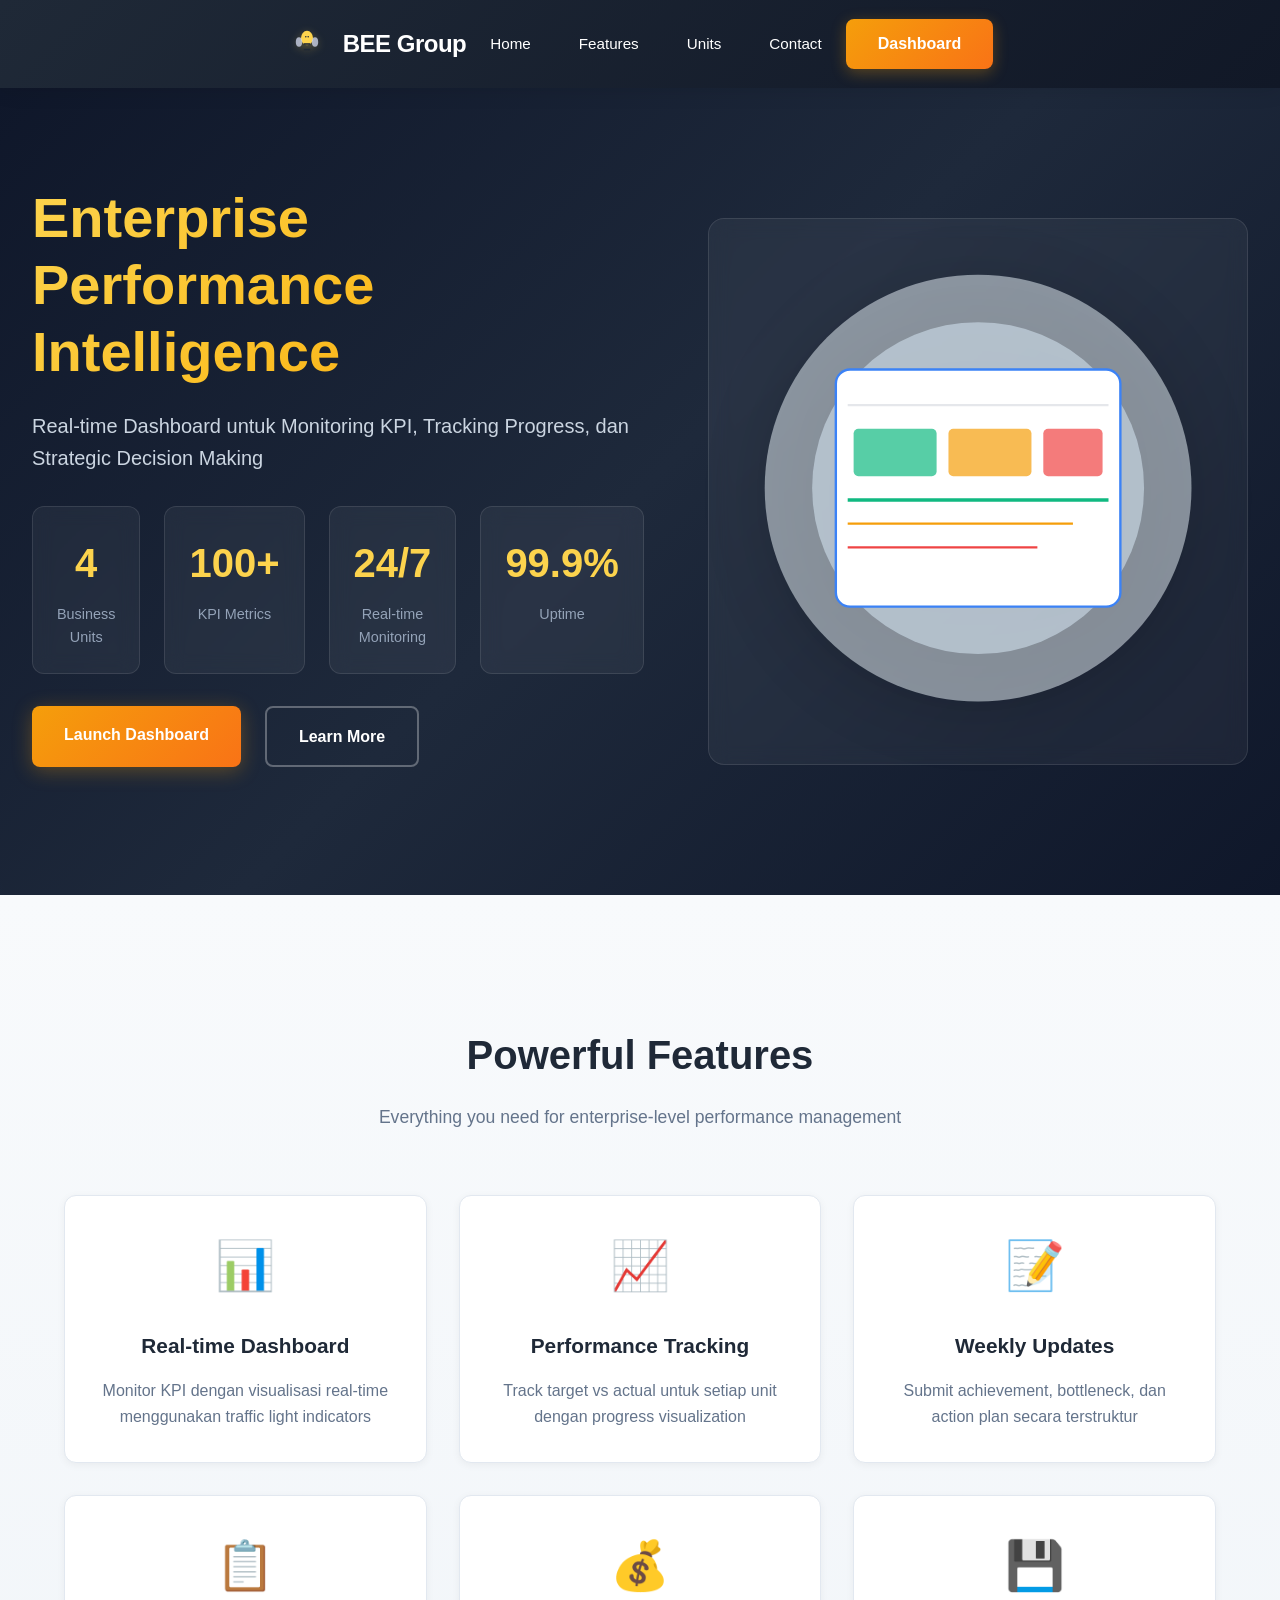
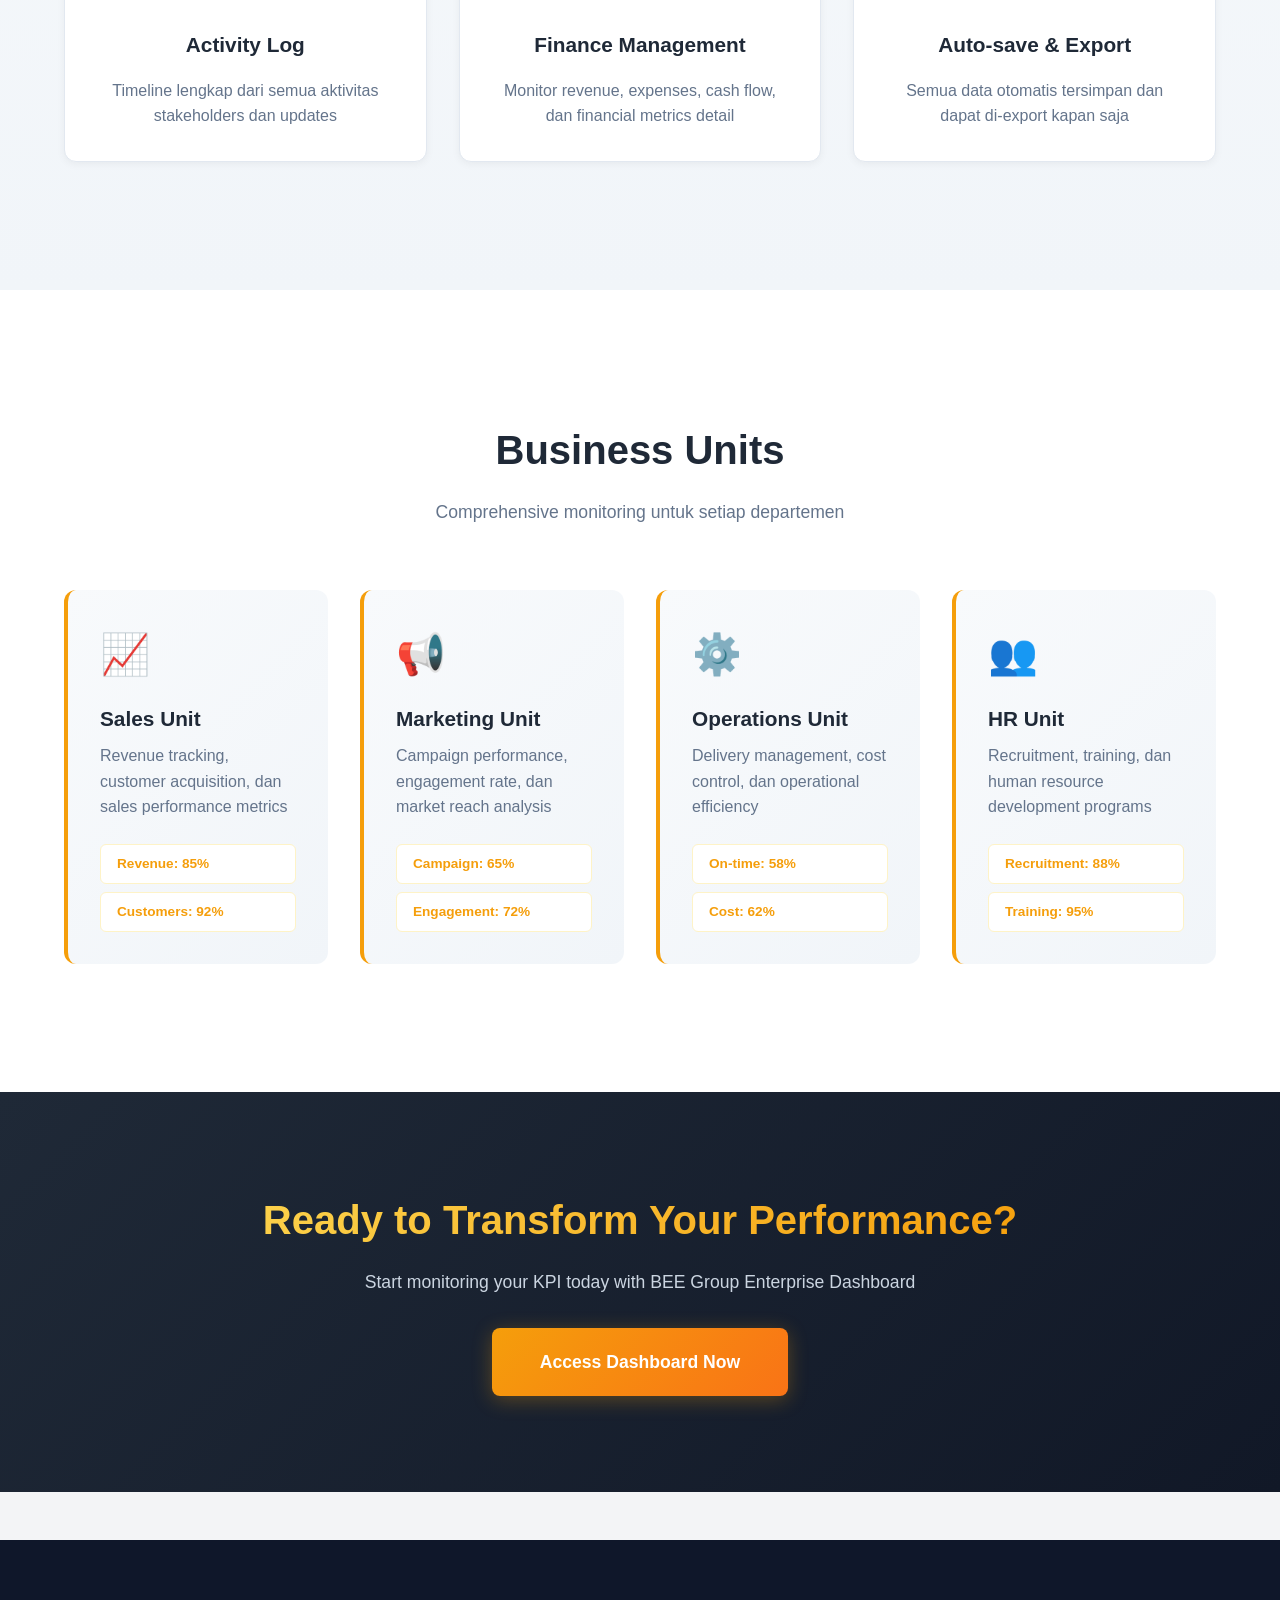
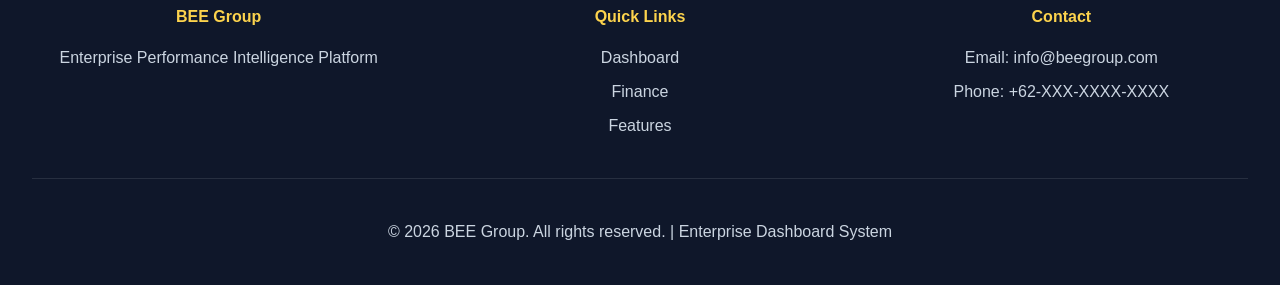
<file: index.html>
<!DOCTYPE html>
<html lang="id">
<head>
    <meta charset="UTF-8">
    <meta name="viewport" content="width=device-width, initial-scale=1.0">
    <title>BEE Group - Enterprise Dashboard</title>
    <link rel="stylesheet" href="styles.css">
    <link rel="stylesheet" href="landing.css">
</head>
<body>
    <!-- Navigation Bar -->
    <nav class="navbar">
        <div class="navbar-container">
            <div class="navbar-logo">
                <svg class="logo-icon" viewBox="0 0 100 100" xmlns="http://www.w3.org/2000/svg">
                    <!-- Lebah Logo -->
                    <ellipse cx="50" cy="35" rx="15" ry="18" fill="#FCD34D"/>
                    <circle cx="50" cy="55" rx="12" ry="14" fill="#FCD34D"/>
                    <circle cx="50" cy="72" rx="10" ry="12" fill="#FCD34D"/>
                    
                    <!-- Stripe -->
                    <rect x="42" y="48" width="16" height="4" fill="#1F2937"/>
                    <rect x="42" y="62" width="16" height="4" fill="#1F2937"/>
                    
                    <!-- Wings -->
                    <ellipse cx="30" cy="45" rx="8" ry="12" fill="#E0E7FF" opacity="0.7"/>
                    <ellipse cx="70" cy="45" rx="8" ry="12" fill="#E0E7FF" opacity="0.7"/>
                    
                    <!-- Eyes -->
                    <circle cx="47" cy="32" r="2" fill="#1F2937"/>
                    <circle cx="53" cy="32" r="2" fill="#1F2937"/>
                </svg>
                <span>BEE Group</span>
            </div>
            <ul class="navbar-menu">
                <li><a href="#hero" class="nav-link">Home</a></li>
                <li><a href="#features" class="nav-link">Features</a></li>
                <li><a href="#units" class="nav-link">Units</a></li>
                <li><a href="#contact" class="nav-link">Contact</a></li>
            </ul>
            <a href="bee-group-workflow.html" class="navbar-btn">Dashboard</a>
        </div>
    </nav>

    <!-- Hero Section -->
    <section class="hero" id="hero">
        <div class="hero-content">
            <h1 class="hero-title">Enterprise Performance Intelligence</h1>
            <p class="hero-subtitle">Real-time Dashboard untuk Monitoring KPI, Tracking Progress, dan Strategic Decision Making</p>
            <div class="hero-stats">
                <div class="stat-card">
                    <h3>4</h3>
                    <p>Business Units</p>
                </div>
                <div class="stat-card">
                    <h3>100+</h3>
                    <p>KPI Metrics</p>
                </div>
                <div class="stat-card">
                    <h3>24/7</h3>
                    <p>Real-time Monitoring</p>
                </div>
                <div class="stat-card">
                    <h3>99.9%</h3>
                    <p>Uptime</p>
                </div>
            </div>
            <div class="hero-buttons">
                <a href="bee-group-workflow.html" class="btn btn-primary">Launch Dashboard</a>
                <a href="#features" class="btn btn-secondary">Learn More</a>
            </div>
        </div>
        <div class="hero-visual">
            <div class="hero-graphic">
                <svg viewBox="0 0 400 400" xmlns="http://www.w3.org/2000/svg">
                    <!-- Background circles -->
                    <circle cx="200" cy="200" r="180" fill="#F0F9FF" opacity="0.5"/>
                    <circle cx="200" cy="200" r="140" fill="#E0F2FE" opacity="0.5"/>
                    
                    <!-- Dashboard representation -->
                    <rect x="80" y="100" width="240" height="200" rx="12" fill="white" stroke="#3B82F6" stroke-width="2"/>
                    <line x1="90" y1="130" x2="310" y2="130" stroke="#E5E7EB" stroke-width="2"/>
                    <rect x="95" y="150" width="70" height="40" rx="4" fill="#10B981" opacity="0.7"/>
                    <rect x="175" y="150" width="70" height="40" rx="4" fill="#F59E0B" opacity="0.7"/>
                    <rect x="255" y="150" width="50" height="40" rx="4" fill="#EF4444" opacity="0.7"/>
                    <line x1="90" y1="210" x2="310" y2="210" stroke="#10B981" stroke-width="3"/>
                    <line x1="90" y1="230" x2="280" y2="230" stroke="#F59E0B" stroke-width="2"/>
                    <line x1="90" y1="250" x2="250" y2="250" stroke="#EF4444" stroke-width="2"/>
                </svg>
            </div>
        </div>
    </section>

    <!-- Features Section -->
    <section class="features" id="features">
        <div class="container">
            <div class="section-header">
                <h2>Powerful Features</h2>
                <p>Everything you need for enterprise-level performance management</p>
            </div>
            <div class="features-grid">
                <div class="feature-card">
                    <div class="feature-icon">📊</div>
                    <h3>Real-time Dashboard</h3>
                    <p>Monitor KPI dengan visualisasi real-time menggunakan traffic light indicators</p>
                </div>
                <div class="feature-card">
                    <div class="feature-icon">📈</div>
                    <h3>Performance Tracking</h3>
                    <p>Track target vs actual untuk setiap unit dengan progress visualization</p>
                </div>
                <div class="feature-card">
                    <div class="feature-icon">📝</div>
                    <h3>Weekly Updates</h3>
                    <p>Submit achievement, bottleneck, dan action plan secara terstruktur</p>
                </div>
                <div class="feature-card">
                    <div class="feature-icon">📋</div>
                    <h3>Activity Log</h3>
                    <p>Timeline lengkap dari semua aktivitas stakeholders dan updates</p>
                </div>
                <div class="feature-card">
                    <div class="feature-icon">💰</div>
                    <h3>Finance Management</h3>
                    <p>Monitor revenue, expenses, cash flow, dan financial metrics detail</p>
                </div>
                <div class="feature-card">
                    <div class="feature-icon">💾</div>
                    <h3>Auto-save & Export</h3>
                    <p>Semua data otomatis tersimpan dan dapat di-export kapan saja</p>
                </div>
            </div>
        </div>
    </section>

    <!-- Units Section -->
    <section class="units" id="units">
        <div class="container">
            <div class="section-header">
                <h2>Business Units</h2>
                <p>Comprehensive monitoring untuk setiap departemen</p>
            </div>
            <div class="units-grid">
                <div class="unit-showcase">
                    <div class="unit-icon sales">📈</div>
                    <h3>Sales Unit</h3>
                    <p>Revenue tracking, customer acquisition, dan sales performance metrics</p>
                    <div class="unit-stats">
                        <span class="stat">Revenue: 85%</span>
                        <span class="stat">Customers: 92%</span>
                    </div>
                </div>
                <div class="unit-showcase">
                    <div class="unit-icon marketing">📢</div>
                    <h3>Marketing Unit</h3>
                    <p>Campaign performance, engagement rate, dan market reach analysis</p>
                    <div class="unit-stats">
                        <span class="stat">Campaign: 65%</span>
                        <span class="stat">Engagement: 72%</span>
                    </div>
                </div>
                <div class="unit-showcase">
                    <div class="unit-icon operations">⚙️</div>
                    <h3>Operations Unit</h3>
                    <p>Delivery management, cost control, dan operational efficiency</p>
                    <div class="unit-stats">
                        <span class="stat">On-time: 58%</span>
                        <span class="stat">Cost: 62%</span>
                    </div>
                </div>
                <div class="unit-showcase">
                    <div class="unit-icon hr">👥</div>
                    <h3>HR Unit</h3>
                    <p>Recruitment, training, dan human resource development programs</p>
                    <div class="unit-stats">
                        <span class="stat">Recruitment: 88%</span>
                        <span class="stat">Training: 95%</span>
                    </div>
                </div>
            </div>
        </div>
    </section>

    <!-- CTA Section -->
    <section class="cta">
        <div class="cta-content">
            <h2>Ready to Transform Your Performance?</h2>
            <p>Start monitoring your KPI today with BEE Group Enterprise Dashboard</p>
            <a href="bee-group-workflow.html" class="btn btn-primary btn-large">Access Dashboard Now</a>
        </div>
    </section>

    <!-- Footer -->
    <footer class="footer">
        <div class="footer-content">
            <div class="footer-section">
                <h4>BEE Group</h4>
                <p>Enterprise Performance Intelligence Platform</p>
            </div>
            <div class="footer-section">
                <h4>Quick Links</h4>
                <ul>
                    <li><a href="bee-group-workflow.html">Dashboard</a></li>
                    <li><a href="bee-group-finance-page.html">Finance</a></li>
                    <li><a href="#features">Features</a></li>
                </ul>
            </div>
            <div class="footer-section">
                <h4>Contact</h4>
                <p>Email: info@beegroup.com</p>
                <p>Phone: +62-XXX-XXXX-XXXX</p>
            </div>
        </div>
        <div class="footer-bottom">
            <p>&copy; 2026 BEE Group. All rights reserved. | Enterprise Dashboard System</p>
        </div>
    </footer>

    <script>
        // Smooth scroll
        document.querySelectorAll('a[href^="#"]').forEach(anchor => {
            anchor.addEventListener('click', function (e) {
                e.preventDefault();
                const target = document.querySelector(this.getAttribute('href'));
                if (target) {
                    target.scrollIntoView({ behavior: 'smooth', block: 'start' });
                }
            });
        });

        // Navbar scroll effect
        window.addEventListener('scroll', function() {
            const navbar = document.querySelector('.navbar');
            if (window.scrollY > 50) {
                navbar.classList.add('scrolled');
            } else {
                navbar.classList.remove('scrolled');
            }
        });
    </script>
</body>
</html>
</file>
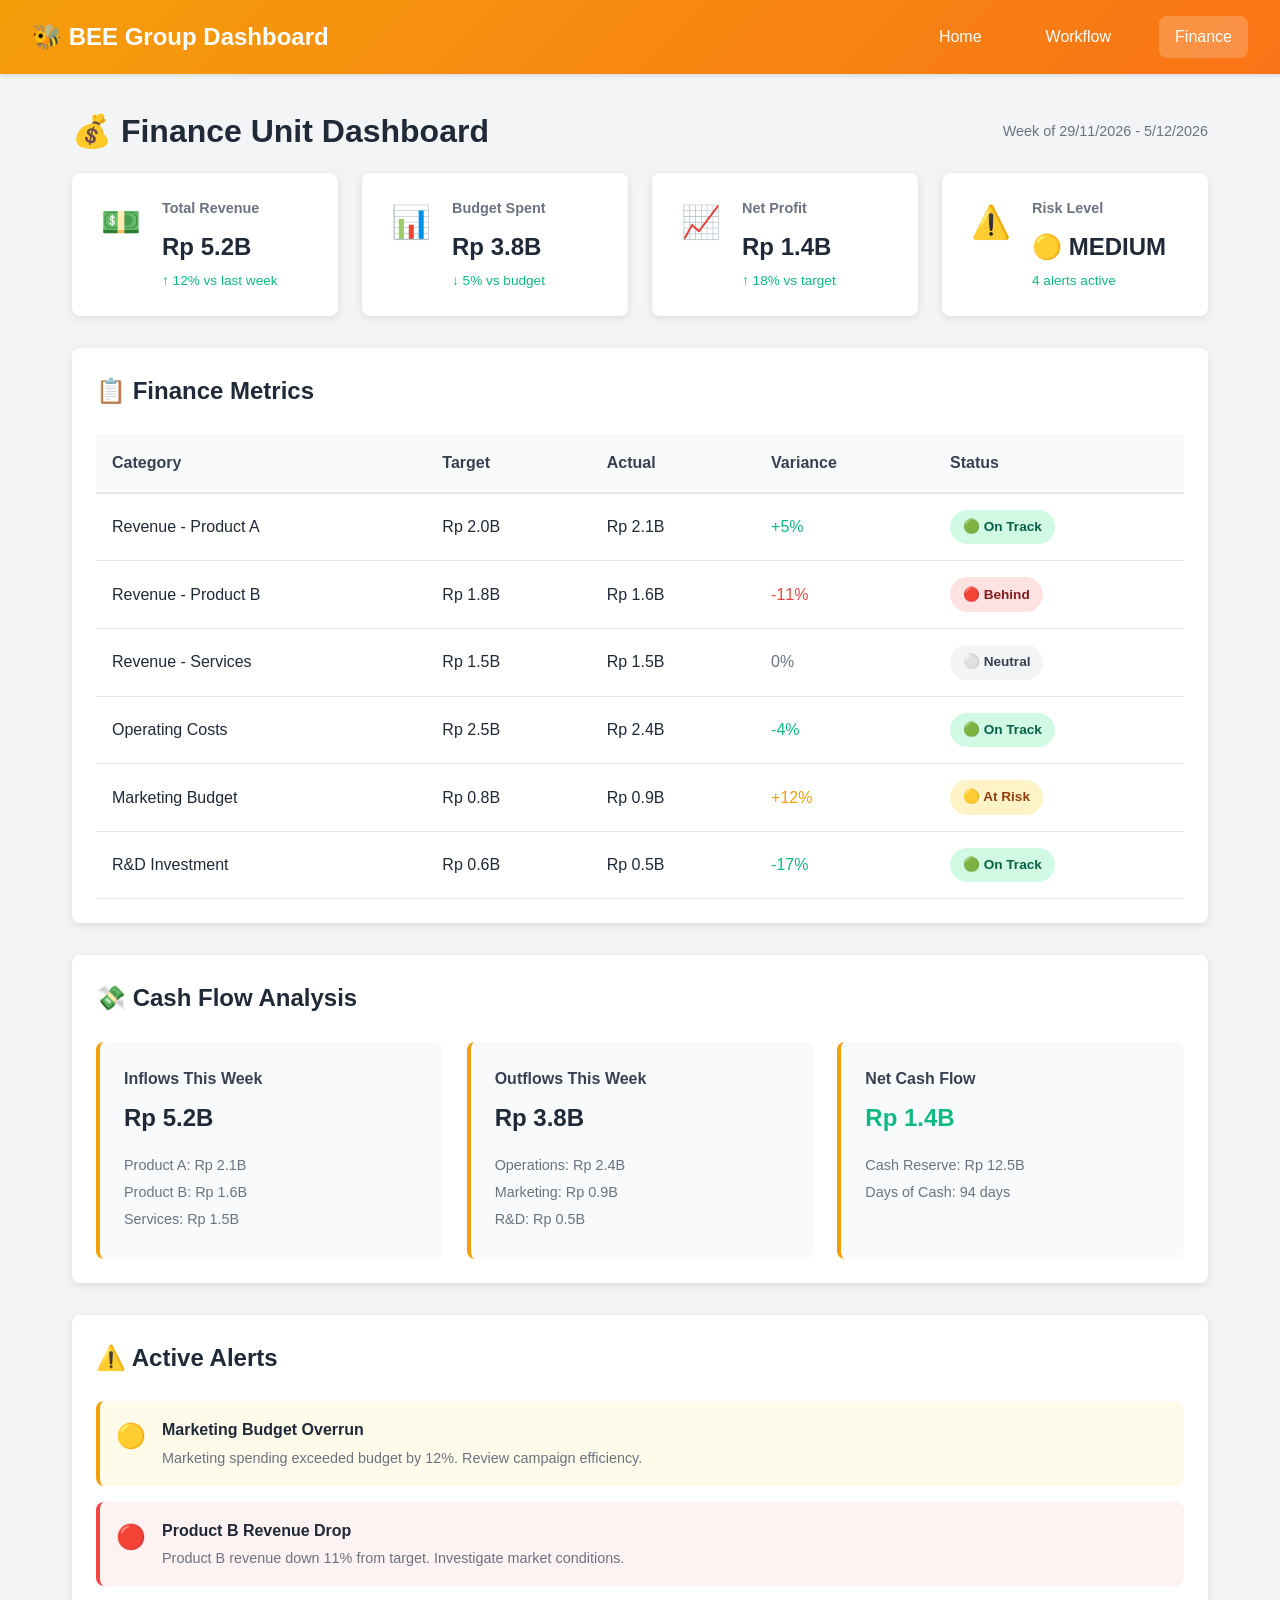
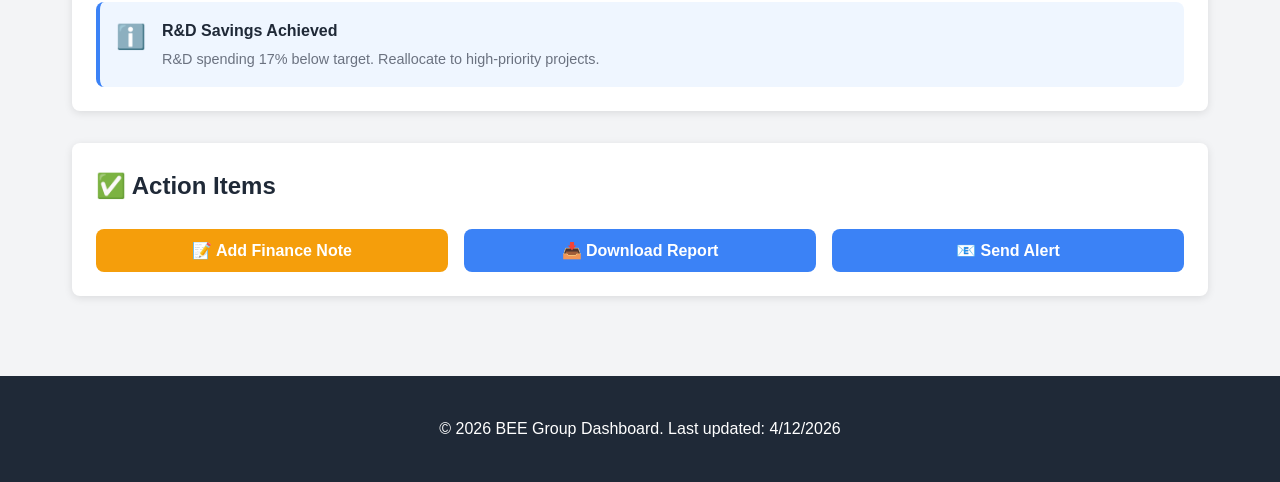
<file: bee-group-finance-page.html>
<!DOCTYPE html>
<html lang="id">
<head>
    <meta charset="UTF-8">
    <meta name="viewport" content="width=device-width, initial-scale=1.0">
    <title>BEE Group Finance Dashboard</title>
    <link rel="stylesheet" href="styles.css">
    <link rel="stylesheet" href="finance.css">
</head>
<body>
    <div class="navbar">
        <div class="navbar-brand">🐝 BEE Group Dashboard</div>
        <div class="navbar-menu">
            <a href="index.html" class="nav-link">Home</a>
            <a href="bee-group-workflow.html" class="nav-link">Workflow</a>
            <a href="bee-group-finance-page.html" class="nav-link active">Finance</a>
        </div>
    </div>

    <div class="container">
        <div class="dashboard-header">
            <h1>💰 Finance Unit Dashboard</h1>
            <div class="header-date">Week of <span id="weekDate"></span></div>
        </div>

        <!-- Summary Cards -->
        <div class="summary-grid">
            <div class="summary-card">
                <div class="summary-icon">💵</div>
                <div class="summary-content">
                    <h4>Total Revenue</h4>
                    <p class="summary-value">Rp 5.2B</p>
                    <p class="summary-change">↑ 12% vs last week</p>
                </div>
            </div>
            <div class="summary-card">
                <div class="summary-icon">📊</div>
                <div class="summary-content">
                    <h4>Budget Spent</h4>
                    <p class="summary-value">Rp 3.8B</p>
                    <p class="summary-change">↓ 5% vs budget</p>
                </div>
            </div>
            <div class="summary-card">
                <div class="summary-icon">📈</div>
                <div class="summary-content">
                    <h4>Net Profit</h4>
                    <p class="summary-value">Rp 1.4B</p>
                    <p class="summary-change">↑ 18% vs target</p>
                </div>
            </div>
            <div class="summary-card">
                <div class="summary-icon">⚠️</div>
                <div class="summary-content">
                    <h4>Risk Level</h4>
                    <p class="summary-value">🟡 MEDIUM</p>
                    <p class="summary-change">4 alerts active</p>
                </div>
            </div>
        </div>

        <!-- Finance Metrics -->
        <div class="metrics-section">
            <h2>📋 Finance Metrics</h2>
            <div class="metrics-table">
                <table>
                    <thead>
                        <tr>
                            <th>Category</th>
                            <th>Target</th>
                            <th>Actual</th>
                            <th>Variance</th>
                            <th>Status</th>
                        </tr>
                    </thead>
                    <tbody>
                        <tr>
                            <td>Revenue - Product A</td>
                            <td>Rp 2.0B</td>
                            <td>Rp 2.1B</td>
                            <td style="color: #10b981;">+5%</td>
                            <td><span class="badge-green">🟢 On Track</span></td>
                        </tr>
                        <tr>
                            <td>Revenue - Product B</td>
                            <td>Rp 1.8B</td>
                            <td>Rp 1.6B</td>
                            <td style="color: #ef4444;">-11%</td>
                            <td><span class="badge-red">🔴 Behind</span></td>
                        </tr>
                        <tr>
                            <td>Revenue - Services</td>
                            <td>Rp 1.5B</td>
                            <td>Rp 1.5B</td>
                            <td style="color: #6b7280;">0%</td>
                            <td><span class="badge-gray">⚪ Neutral</span></td>
                        </tr>
                        <tr>
                            <td>Operating Costs</td>
                            <td>Rp 2.5B</td>
                            <td>Rp 2.4B</td>
                            <td style="color: #10b981;">-4%</td>
                            <td><span class="badge-green">🟢 On Track</span></td>
                        </tr>
                        <tr>
                            <td>Marketing Budget</td>
                            <td>Rp 0.8B</td>
                            <td>Rp 0.9B</td>
                            <td style="color: #f59e0b;">+12%</td>
                            <td><span class="badge-yellow">🟡 At Risk</span></td>
                        </tr>
                        <tr>
                            <td>R&D Investment</td>
                            <td>Rp 0.6B</td>
                            <td>Rp 0.5B</td>
                            <td style="color: #10b981;">-17%</td>
                            <td><span class="badge-green">🟢 On Track</span></td>
                        </tr>
                    </tbody>
                </table>
            </div>
        </div>

        <!-- Cash Flow Analysis -->
        <div class="cashflow-section">
            <h2>💸 Cash Flow Analysis</h2>
            <div class="cashflow-grid">
                <div class="cashflow-item">
                    <h4>Inflows This Week</h4>
                    <p class="cashflow-value">Rp 5.2B</p>
                    <div class="cashflow-breakdown">
                        <p>Product A: Rp 2.1B</p>
                        <p>Product B: Rp 1.6B</p>
                        <p>Services: Rp 1.5B</p>
                    </div>
                </div>
                <div class="cashflow-item">
                    <h4>Outflows This Week</h4>
                    <p class="cashflow-value">Rp 3.8B</p>
                    <div class="cashflow-breakdown">
                        <p>Operations: Rp 2.4B</p>
                        <p>Marketing: Rp 0.9B</p>
                        <p>R&D: Rp 0.5B</p>
                    </div>
                </div>
                <div class="cashflow-item">
                    <h4>Net Cash Flow</h4>
                    <p class="cashflow-value" style="color: #10b981;">Rp 1.4B</p>
                    <div class="cashflow-breakdown">
                        <p>Cash Reserve: Rp 12.5B</p>
                        <p>Days of Cash: 94 days</p>
                    </div>
                </div>
            </div>
        </div>

        <!-- Alerts & Actions -->
        <div class="alerts-section">
            <h2>⚠️ Active Alerts</h2>
            <div class="alerts-list">
                <div class="alert alert-warning">
                    <span class="alert-icon">🟡</span>
                    <div>
                        <strong>Marketing Budget Overrun</strong>
                        <p>Marketing spending exceeded budget by 12%. Review campaign efficiency.</p>
                    </div>
                </div>
                <div class="alert alert-danger">
                    <span class="alert-icon">🔴</span>
                    <div>
                        <strong>Product B Revenue Drop</strong>
                        <p>Product B revenue down 11% from target. Investigate market conditions.</p>
                    </div>
                </div>
                <div class="alert alert-info">
                    <span class="alert-icon">ℹ️</span>
                    <div>
                        <strong>R&D Savings Achieved</strong>
                        <p>R&D spending 17% below target. Reallocate to high-priority projects.</p>
                    </div>
                </div>
            </div>
        </div>

        <!-- Action Items -->
        <div class="actions-section">
            <h2>✅ Action Items</h2>
            <div class="action-buttons">
                <button class="btn btn-primary" onclick="showFinanceForm()">📝 Add Finance Note</button>
                <button class="btn btn-secondary" onclick="downloadReport()">📥 Download Report</button>
                <button class="btn btn-secondary" onclick="sendAlert()">📧 Send Alert</button>
            </div>
        </div>
    </div>

    <!-- Finance Update Modal -->
    <div id="financeModal" class="modal">
        <div class="modal-content">
            <div class="modal-header">
                <h2>📝 Finance Update</h2>
                <button class="close-btn" onclick="closeFinanceForm()">&times;</button>
            </div>
            <form id="financeForm" onsubmit="saveFinanceUpdate(event)">
                <div class="form-group">
                    <label>Category</label>
                    <select id="financeCategory" required>
                        <option>Select Category</option>
                        <option>Revenue Update</option>
                        <option>Cost Control</option>
                        <option>Budget Adjustment</option>
                        <option>Risk Alert</option>
                    </select>
                </div>
                <div class="form-group">
                    <label>Amount (Rp)</label>
                    <input type="number" id="financeAmount" placeholder="Enter amount" required>
                </div>
                <div class="form-group">
                    <label>Notes</label>
                    <textarea id="financeNotes" placeholder="Add notes..." required></textarea>
                </div>
                <button type="submit" class="btn btn-primary" style="width: 100%;">💾 Save Update</button>
            </form>
        </div>
    </div>

    <footer class="footer">
        <p>&copy; 2026 BEE Group Dashboard. Last updated: <span id="lastUpdate"></span></p>
    </footer>

    <script src="finance.js"></script>
</body>
</html>
</file>
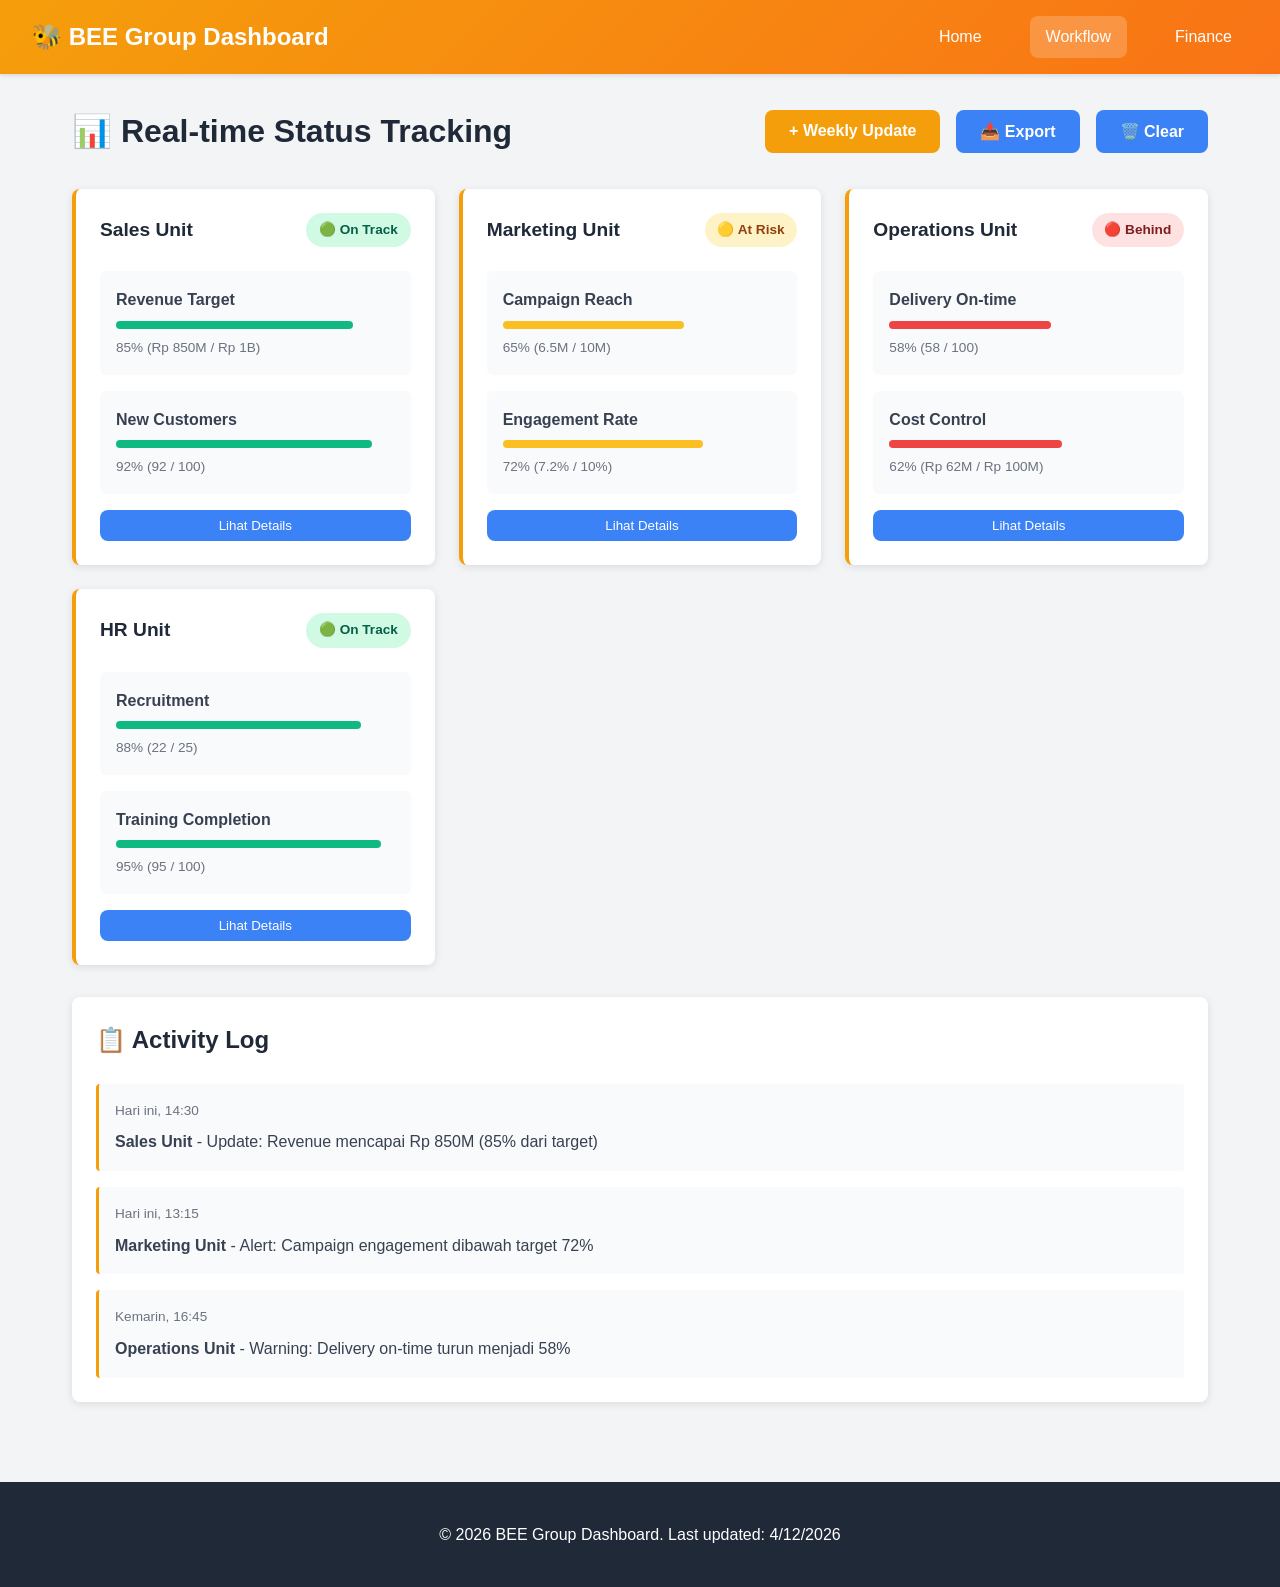
<file: bee-group-workflow.html>
<!DOCTYPE html>
<html lang="id">
<head>
    <meta charset="UTF-8">
    <meta name="viewport" content="width=device-width, initial-scale=1.0">
    <title>BEE Group Workflow Dashboard</title>
    <link rel="stylesheet" href="styles.css">
    <link rel="stylesheet" href="workflow.css">
</head>
<body>
    <div class="navbar">
        <div class="navbar-brand">🐝 BEE Group Dashboard</div>
        <div class="navbar-menu">
            <a href="index.html" class="nav-link">Home</a>
            <a href="bee-group-workflow.html" class="nav-link active">Workflow</a>
            <a href="bee-group-finance-page.html" class="nav-link">Finance</a>
        </div>
    </div>

    <div class="container">
        <div class="dashboard-header">
            <h1>📊 Real-time Status Tracking</h1>
            <div class="header-actions">
                <button class="btn btn-primary" onclick="showWeeklyForm()">+ Weekly Update</button>
                <button class="btn btn-secondary" onclick="exportData()">📥 Export</button>
                <button class="btn btn-secondary" onclick="clearData()">🗑️ Clear</button>
            </div>
        </div>

        <div class="dashboard-grid">
            <!-- Sales Unit -->
            <div class="unit-card">
                <div class="unit-header">
                    <h3>Sales Unit</h3>
                    <span class="status-badge status-green">🟢 On Track</span>
                </div>
                <div class="kpi-section">
                    <div class="kpi-item">
                        <div class="kpi-label">Revenue Target</div>
                        <div class="kpi-progress">
                            <div class="progress-bar" style="width: 85%;"></div>
                            <div class="progress-text">85% (Rp 850M / Rp 1B)</div>
                        </div>
                    </div>
                    <div class="kpi-item">
                        <div class="kpi-label">New Customers</div>
                        <div class="kpi-progress">
                            <div class="progress-bar" style="width: 92%;"></div>
                            <div class="progress-text">92% (92 / 100)</div>
                        </div>
                    </div>
                </div>
                <button class="btn-details" onclick="showDetails('Sales')">Lihat Details</button>
            </div>

            <!-- Marketing Unit -->
            <div class="unit-card">
                <div class="unit-header">
                    <h3>Marketing Unit</h3>
                    <span class="status-badge status-yellow">🟡 At Risk</span>
                </div>
                <div class="kpi-section">
                    <div class="kpi-item">
                        <div class="kpi-label">Campaign Reach</div>
                        <div class="kpi-progress">
                            <div class="progress-bar" style="width: 65%; background: #fbbf24;"></div>
                            <div class="progress-text">65% (6.5M / 10M)</div>
                        </div>
                    </div>
                    <div class="kpi-item">
                        <div class="kpi-label">Engagement Rate</div>
                        <div class="kpi-progress">
                            <div class="progress-bar" style="width: 72%; background: #fbbf24;"></div>
                            <div class="progress-text">72% (7.2% / 10%)</div>
                        </div>
                    </div>
                </div>
                <button class="btn-details" onclick="showDetails('Marketing')">Lihat Details</button>
            </div>

            <!-- Operations Unit -->
            <div class="unit-card">
                <div class="unit-header">
                    <h3>Operations Unit</h3>
                    <span class="status-badge status-red">🔴 Behind</span>
                </div>
                <div class="kpi-section">
                    <div class="kpi-item">
                        <div class="kpi-label">Delivery On-time</div>
                        <div class="kpi-progress">
                            <div class="progress-bar" style="width: 58%; background: #ef4444;"></div>
                            <div class="progress-text">58% (58 / 100)</div>
                        </div>
                    </div>
                    <div class="kpi-item">
                        <div class="kpi-label">Cost Control</div>
                        <div class="kpi-progress">
                            <div class="progress-bar" style="width: 62%; background: #ef4444;"></div>
                            <div class="progress-text">62% (Rp 62M / Rp 100M)</div>
                        </div>
                    </div>
                </div>
                <button class="btn-details" onclick="showDetails('Operations')">Lihat Details</button>
            </div>

            <!-- HR Unit -->
            <div class="unit-card">
                <div class="unit-header">
                    <h3>HR Unit</h3>
                    <span class="status-badge status-green">🟢 On Track</span>
                </div>
                <div class="kpi-section">
                    <div class="kpi-item">
                        <div class="kpi-label">Recruitment</div>
                        <div class="kpi-progress">
                            <div class="progress-bar" style="width: 88%;"></div>
                            <div class="progress-text">88% (22 / 25)</div>
                        </div>
                    </div>
                    <div class="kpi-item">
                        <div class="kpi-label">Training Completion</div>
                        <div class="kpi-progress">
                            <div class="progress-bar" style="width: 95%;"></div>
                            <div class="progress-text">95% (95 / 100)</div>
                        </div>
                    </div>
                </div>
                <button class="btn-details" onclick="showDetails('HR')">Lihat Details</button>
            </div>
        </div>

        <!-- Activity Log -->
        <div class="activity-section">
            <h2>📋 Activity Log</h2>
            <div class="activity-log" id="activityLog">
                <div class="activity-item">
                    <div class="activity-time">Hari ini, 14:30</div>
                    <div class="activity-content">
                        <strong>Sales Unit</strong> - Update: Revenue mencapai Rp 850M (85% dari target)
                    </div>
                </div>
                <div class="activity-item">
                    <div class="activity-time">Hari ini, 13:15</div>
                    <div class="activity-content">
                        <strong>Marketing Unit</strong> - Alert: Campaign engagement dibawah target 72%
                    </div>
                </div>
                <div class="activity-item">
                    <div class="activity-time">Kemarin, 16:45</div>
                    <div class="activity-content">
                        <strong>Operations Unit</strong> - Warning: Delivery on-time turun menjadi 58%
                    </div>
                </div>
            </div>
        </div>
    </div>

    <!-- Weekly Update Modal -->
    <div id="weeklyModal" class="modal">
        <div class="modal-content">
            <div class="modal-header">
                <h2>📝 Weekly Update</h2>
                <button class="close-btn" onclick="closeWeeklyForm()">&times;</button>
            </div>
            <form id="weeklyForm" onsubmit="saveWeeklyUpdate(event)">
                <div class="form-group">
                    <label>Unit Name</label>
                    <select id="unitName" required>
                        <option>Select Unit</option>
                        <option>Sales Unit</option>
                        <option>Marketing Unit</option>
                        <option>Operations Unit</option>
                        <option>HR Unit</option>
                    </select>
                </div>
                <div class="form-group">
                    <label>Pencapaian Minggu Ini</label>
                    <textarea id="achievement" placeholder="Tulis pencapaian..." required></textarea>
                </div>
                <div class="form-group">
                    <label>Bottleneck / Hambatan</label>
                    <textarea id="bottleneck" placeholder="Tulis hambatan yang dihadapi..." required></textarea>
                </div>
                <div class="form-group">
                    <label>Rencana Aksi Minggu Depan</label>
                    <textarea id="actionPlan" placeholder="Tulis rencana aksi..." required></textarea>
                </div>
                <button type="submit" class="btn btn-primary" style="width: 100%;">💾 Save Update</button>
            </form>
        </div>
    </div>

    <!-- Details Modal -->
    <div id="detailsModal" class="modal">
        <div class="modal-content">
            <div class="modal-header">
                <h2 id="detailsTitle"></h2>
                <button class="close-btn" onclick="closeDetails()">&times;</button>
            </div>
            <div id="detailsContent"></div>
        </div>
    </div>

    <footer class="footer">
        <p>&copy; 2026 BEE Group Dashboard. Last updated: <span id="lastUpdate"></span></p>
    </footer>

    <script src="workflow.js"></script>
</body>
</html>
</file>
<file: styles.css>
:root {
    --primary-color: #f59e0b;
    --secondary-color: #3b82f6;
    --success-color: #10b981;
    --danger-color: #ef4444;
    --warning-color: #fbbf24;
    --dark-color: #1f2937;
    --light-color: #f3f4f6;
    --border-radius: 8px;
}

* {
    margin: 0;
    padding: 0;
    box-sizing: border-box;
}

body {
    font-family: 'Segoe UI', Tahoma, Geneva, Verdana, sans-serif;
    background-color: var(--light-color);
    color: var(--dark-color);
    line-height: 1.6;
}

/* Navbar */
.navbar {
    background: linear-gradient(135deg, #f59e0b 0%, #f97316 100%);
    color: white;
    padding: 1rem 2rem;
    display: flex;
    justify-content: space-between;
    align-items: center;
    box-shadow: 0 2px 4px rgba(0,0,0,0.1);
    position: sticky;
    top: 0;
    z-index: 100;
}

.navbar-brand {
    font-size: 1.5rem;
    font-weight: bold;
}

.navbar-menu {
    display: flex;
    gap: 2rem;
}

.nav-link {
    color: white;
    text-decoration: none;
    padding: 0.5rem 1rem;
    border-radius: var(--border-radius);
    transition: background 0.3s;
}

.nav-link:hover,
.nav-link.active {
    background: rgba(255,255,255,0.2);
}

/* Container */
.container {
    max-width: 1200px;
    margin: 0 auto;
    padding: 2rem;
}

/* Hero Section */
.hero-section {
    text-align: center;
    margin: 2rem 0;
    padding: 2rem;
    background: linear-gradient(135deg, #f59e0b 0%, #f97316 100%);
    color: white;
    border-radius: var(--border-radius);
}

.hero-section h1 {
    font-size: 2.5rem;
    margin-bottom: 1rem;
}

.hero-section p {
    font-size: 1.1rem;
    opacity: 0.9;
}

/* Quick Links */
.quick-links {
    display: grid;
    grid-template-columns: repeat(auto-fit, minmax(250px, 1fr));
    gap: 1.5rem;
    margin: 2rem 0;
}

.card-link {
    text-decoration: none;
    color: inherit;
}

.card {
    background: white;
    padding: 1.5rem;
    border-radius: var(--border-radius);
    box-shadow: 0 2px 8px rgba(0,0,0,0.1);
    transition: transform 0.3s, box-shadow 0.3s;
    text-align: center;
}

.card:hover {
    transform: translateY(-5px);
    box-shadow: 0 4px 12px rgba(0,0,0,0.15);
}

.card-icon {
    font-size: 2.5rem;
    margin-bottom: 1rem;
}

.card h3 {
    margin-bottom: 0.5rem;
    color: var(--primary-color);
}

.card p {
    color: #6b7280;
    font-size: 0.9rem;
}

/* Features Section */
.features-section {
    margin: 3rem 0;
}

.features-section h2 {
    text-align: center;
    margin-bottom: 2rem;
    color: var(--dark-color);
}

.features-grid {
    display: grid;
    grid-template-columns: repeat(auto-fit, minmax(200px, 1fr));
    gap: 1.5rem;
}

.feature-item {
    background: white;
    padding: 1.5rem;
    border-radius: var(--border-radius);
    text-align: center;
    box-shadow: 0 2px 8px rgba(0,0,0,0.1);
}

.feature-icon {
    font-size: 2rem;
    margin-bottom: 1rem;
}

.feature-item h4 {
    color: var(--primary-color);
    margin-bottom: 0.5rem;
}

.feature-item p {
    color: #6b7280;
    font-size: 0.9rem;
}

/* Buttons */
.btn {
    padding: 0.75rem 1.5rem;
    border: none;
    border-radius: var(--border-radius);
    cursor: pointer;
    font-size: 1rem;
    transition: all 0.3s;
    font-weight: 600;
}

.btn-primary {
    background: var(--primary-color);
    color: white;
}

.btn-primary:hover {
    background: #d97706;
    transform: scale(1.05);
}

.btn-secondary {
    background: var(--secondary-color);
    color: white;
}

.btn-secondary:hover {
    background: #2563eb;
}

.btn-details {
    background: var(--secondary-color);
    color: white;
    padding: 0.5rem 1rem;
    border: none;
    border-radius: var(--border-radius);
    cursor: pointer;
    margin-top: 1rem;
    width: 100%;
    transition: all 0.3s;
}

.btn-details:hover {
    background: #2563eb;
}

/* Footer */
.footer {
    background: var(--dark-color);
    color: white;
    text-align: center;
    padding: 2rem;
    margin-top: 3rem;
}

.footer p {
    margin: 0.5rem 0;
}

/* Responsive */
@media (max-width: 768px) {
    .navbar {
        flex-direction: column;
        gap: 1rem;
    }

    .navbar-menu {
        width: 100%;
        justify-content: center;
        gap: 1rem;
    }

    .hero-section h1 {
        font-size: 1.8rem;
    }

    .container {
        padding: 1rem;
    }
}
</file>
<file: landing.css>
/* ========== LANDING PAGE STYLES ========== */

/* Navbar Styling */
.navbar {
    background: linear-gradient(135deg, #1F2937 0%, #111827 100%);
    color: white;
    padding: 0;
    position: sticky;
    top: 0;
    z-index: 1000;
    box-shadow: 0 2px 20px rgba(0, 0, 0, 0.1);
    transition: all 0.3s ease;
}

.navbar.scrolled {
    padding: 0.5rem 0;
    box-shadow: 0 4px 30px rgba(0, 0, 0, 0.15);
}

.navbar-container {
    max-width: 1400px;
    margin: 0 auto;
    padding: 1.2rem 2rem;
    display: flex;
    justify-content: space-between;
    align-items: center;
}

.navbar-logo {
    display: flex;
    align-items: center;
    gap: 1rem;
    font-size: 1.5rem;
    font-weight: 700;
    letter-spacing: -0.5px;
    transition: transform 0.3s;
}

.navbar-logo:hover {
    transform: scale(1.05);
}

.logo-icon {
    width: 40px;
    height: 40px;
    filter: drop-shadow(0 2px 4px rgba(252, 211, 77, 0.3));
}

.navbar-menu {
    display: flex;
    list-style: none;
    gap: 0;
    margin: 0;
}

.navbar-menu .nav-link {
    color: white;
    text-decoration: none;
    padding: 0.75rem 1.5rem;
    font-size: 0.95rem;
    font-weight: 500;
    position: relative;
    transition: all 0.3s ease;
    cursor: pointer;
}

.navbar-menu .nav-link::after {
    content: '';
    position: absolute;
    bottom: 0;
    left: 1.5rem;
    width: 0;
    height: 2px;
    background: linear-gradient(90deg, #FCD34D, #F59E0B);
    transition: width 0.3s ease;
}

.navbar-menu .nav-link:hover::after {
    width: calc(100% - 3rem);
}

.navbar-btn {
    background: linear-gradient(135deg, #F59E0B 0%, #F97316 100%);
    color: white;
    padding: 0.75rem 2rem;
    border-radius: 8px;
    text-decoration: none;
    font-weight: 600;
    transition: all 0.3s ease;
    box-shadow: 0 4px 15px rgba(245, 158, 11, 0.3);
}

.navbar-btn:hover {
    transform: translateY(-2px);
    box-shadow: 0 6px 20px rgba(245, 158, 11, 0.4);
}

/* Hero Section */
.hero {
    background: linear-gradient(135deg, #0F172A 0%, #1E293B 50%, #0F172A 100%);
    color: white;
    padding: 6rem 2rem;
    display: grid;
    grid-template-columns: 1fr 1fr;
    gap: 4rem;
    align-items: center;
    position: relative;
    overflow: hidden;
}

.hero::before {
    content: '';
    position: absolute;
    top: -50%;
    right: -50%;
    width: 500px;
    height: 500px;
    background: radial-gradient(circle, rgba(245, 158, 11, 0.1) 0%, transparent 70%);
    border-radius: 50%;
}

.hero::after {
    content: '';
    position: absolute;
    bottom: -30%;
    left: -30%;
    width: 400px;
    height: 400px;
    background: radial-gradient(circle, rgba(59, 130, 246, 0.1) 0%, transparent 70%);
    border-radius: 50%;
}

.hero-content {
    z-index: 2;
    animation: fadeInUp 0.8s ease;
}

.hero-title {
    font-size: 3.5rem;
    font-weight: 800;
    line-height: 1.2;
    margin-bottom: 1.5rem;
    background: linear-gradient(135deg, #FCD34D 0%, #FBBF24 50%, #F59E0B 100%);
    -webkit-background-clip: text;
    -webkit-text-fill-color: transparent;
    background-clip: text;
}

.hero-subtitle {
    font-size: 1.25rem;
    color: #CBD5E1;
    margin-bottom: 2rem;
    line-height: 1.6;
}

.hero-stats {
    display: grid;
    grid-template-columns: repeat(4, 1fr);
    gap: 1.5rem;
    margin-bottom: 2rem;
}

.stat-card {
    background: rgba(255, 255, 255, 0.05);
    padding: 1.5rem;
    border-radius: 12px;
    border: 1px solid rgba(255, 255, 255, 0.1);
    text-align: center;
    backdrop-filter: blur(10px);
    transition: all 0.3s ease;
}

.stat-card:hover {
    background: rgba(245, 158, 11, 0.1);
    border-color: rgba(245, 158, 11, 0.3);
    transform: translateY(-5px);
}

.stat-card h3 {
    font-size: 2.5rem;
    color: #FCD34D;
    margin-bottom: 0.5rem;
    font-weight: 700;
}

.stat-card p {
    color: #94A3B8;
    font-size: 0.9rem;
}

.hero-buttons {
    display: flex;
    gap: 1.5rem;
    margin-bottom: 2rem;
}

.btn {
    padding: 1rem 2rem;
    border: none;
    border-radius: 8px;
    font-size: 1rem;
    font-weight: 600;
    cursor: pointer;
    transition: all 0.3s ease;
    text-decoration: none;
    display: inline-block;
    text-align: center;
}

.btn-primary {
    background: linear-gradient(135deg, #F59E0B 0%, #F97316 100%);
    color: white;
    box-shadow: 0 4px 20px rgba(245, 158, 11, 0.3);
}

.btn-primary:hover {
    transform: translateY(-3px);
    box-shadow: 0 8px 30px rgba(245, 158, 11, 0.4);
}

.btn-secondary {
    background: transparent;
    color: white;
    border: 2px solid rgba(255, 255, 255, 0.3);
    transition: all 0.3s ease;
}

.btn-secondary:hover {
    background: rgba(255, 255, 255, 0.1);
    border-color: white;
}

.btn-large {
    padding: 1.25rem 3rem;
    font-size: 1.1rem;
}

.hero-visual {
    z-index: 2;
    animation: fadeInRight 0.8s ease;
}

.hero-graphic {
    background: rgba(255, 255, 255, 0.05);
    padding: 2rem;
    border-radius: 16px;
    border: 1px solid rgba(255, 255, 255, 0.1);
    backdrop-filter: blur(10px);
}

.hero-graphic svg {
    width: 100%;
    height: auto;
    filter: drop-shadow(0 10px 30px rgba(0, 0, 0, 0.3));
}

/* Features Section */
.features {
    padding: 6rem 2rem;
    background: linear-gradient(to bottom, #F8FAFC, #F1F5F9);
}

.container {
    max-width: 1400px;
    margin: 0 auto;
}

.section-header {
    text-align: center;
    margin-bottom: 4rem;
}

.section-header h2 {
    font-size: 2.5rem;
    font-weight: 800;
    color: #1F2937;
    margin-bottom: 1rem;
}

.section-header p {
    font-size: 1.1rem;
    color: #64748B;
}

.features-grid {
    display: grid;
    grid-template-columns: repeat(auto-fit, minmax(300px, 1fr));
    gap: 2rem;
}

.feature-card {
    background: white;
    padding: 2rem;
    border-radius: 12px;
    border: 1px solid #E2E8F0;
    transition: all 0.3s ease;
    text-align: center;
    box-shadow: 0 2px 8px rgba(0, 0, 0, 0.05);
}

.feature-card:hover {
    transform: translateY(-8px);
    border-color: #F59E0B;
    box-shadow: 0 12px 30px rgba(245, 158, 11, 0.15);
}

.feature-icon {
    font-size: 3rem;
    margin-bottom: 1.5rem;
    display: block;
}

.feature-card h3 {
    font-size: 1.3rem;
    font-weight: 700;
    color: #1F2937;
    margin-bottom: 1rem;
}

.feature-card p {
    color: #64748B;
    line-height: 1.6;
}

/* Units Section */
.units {
    padding: 6rem 2rem;
    background: white;
}

.units-grid {
    display: grid;
    grid-template-columns: repeat(auto-fit, minmax(250px, 1fr));
    gap: 2rem;
}

.unit-showcase {
    background: linear-gradient(135deg, #F8FAFC 0%, #F1F5F9 100%);
    padding: 2rem;
    border-radius: 12px;
    border-left: 4px solid #F59E0B;
    transition: all 0.3s ease;
}

.unit-showcase:hover {
    transform: translateY(-5px);
    box-shadow: 0 10px 25px rgba(0, 0, 0, 0.1);
}

.unit-icon {
    font-size: 2.5rem;
    margin-bottom: 1rem;
    display: block;
}

.unit-showcase h3 {
    font-size: 1.3rem;
    font-weight: 700;
    color: #1F2937;
    margin-bottom: 0.5rem;
}

.unit-showcase p {
    color: #64748B;
    margin-bottom: 1.5rem;
    line-height: 1.6;
}

.unit-stats {
    display: flex;
    flex-direction: column;
    gap: 0.5rem;
}

.unit-stats .stat {
    display: inline-block;
    background: white;
    padding: 0.5rem 1rem;
    border-radius: 6px;
    font-size: 0.85rem;
    font-weight: 600;
    color: #F59E0B;
    border: 1px solid #FEF3C7;
}

/* CTA Section */
.cta {
    padding: 6rem 2rem;
    background: linear-gradient(135deg, #1F2937 0%, #111827 100%);
    color: white;
    text-align: center;
}

.cta-content {
    max-width: 800px;
    margin: 0 auto;
    animation: fadeInUp 0.8s ease;
}

.cta-content h2 {
    font-size: 2.5rem;
    font-weight: 800;
    margin-bottom: 1rem;
    background: linear-gradient(135deg, #FCD34D, #F59E0B);
    -webkit-background-clip: text;
    -webkit-text-fill-color: transparent;
    background-clip: text;
}

.cta-content p {
    font-size: 1.1rem;
    color: #CBD5E1;
    margin-bottom: 2rem;
}

/* Footer */
.footer {
    background: #0F172A;
    color: #CBD5E1;
    padding: 4rem 2rem 2rem;
}

.footer-content {
    display: grid;
    grid-template-columns: repeat(auto-fit, minmax(250px, 1fr));
    gap: 3rem;
    max-width: 1400px;
    margin: 0 auto 2rem;
}

.footer-section h4 {
    color: #FCD34D;
    margin-bottom: 1rem;
    font-weight: 700;
}

.footer-section p {
    margin-bottom: 0.5rem;
}

.footer-section ul {
    list-style: none;
    padding: 0;
}

.footer-section ul li {
    margin-bottom: 0.5rem;
}

.footer-section ul li a {
    color: #CBD5E1;
    text-decoration: none;
    transition: color 0.3s;
}

.footer-section ul li a:hover {
    color: #FCD34D;
}

.footer-bottom {
    border-top: 1px solid rgba(255, 255, 255, 0.1);
    padding-top: 2rem;
    text-align: center;
    max-width: 1400px;
    margin: 0 auto;
}

/* Animations */
@keyframes fadeInUp {
    from {
        opacity: 0;
        transform: translateY(30px);
    }
    to {
        opacity: 1;
        transform: translateY(0);
    }
}

@keyframes fadeInRight {
    from {
        opacity: 0;
        transform: translateX(30px);
    }
    to {
        opacity: 1;
        transform: translateX(0);
    }
}

/* Responsive */
@media (max-width: 1024px) {
    .hero {
        grid-template-columns: 1fr;
        padding: 4rem 2rem;
    }

    .hero-title {
        font-size: 2.5rem;
    }

    .hero-stats {
        grid-template-columns: repeat(2, 1fr);
    }

    .hero-buttons {
        flex-direction: column;
    }
}

@media (max-width: 768px) {
    .navbar-container {
        flex-wrap: wrap;
        gap: 1rem;
    }

    .navbar-menu {
        width: 100%;
        justify-content: center;
        flex-wrap: wrap;
    }

    .navbar-btn {
        width: 100%;
    }

    .hero {
        padding: 3rem 1rem;
    }

    .hero-title {
        font-size: 1.8rem;
    }

    .hero-subtitle {
        font-size: 1rem;
    }

    .hero-stats {
        grid-template-columns: repeat(2, 1fr);
        gap: 1rem;
    }

    .stat-card h3 {
        font-size: 1.8rem;
    }

    .hero-buttons {
        flex-direction: column;
    }

    .btn {
        padding: 0.75rem 1.5rem;
    }

    .section-header h2 {
        font-size: 1.8rem;
    }

    .features-grid,
    .units-grid {
        grid-template-columns: 1fr;
    }

    .cta-content h2 {
        font-size: 1.8rem;
    }

    .footer-content {
        grid-template-columns: 1fr;
    }
}

@media (max-width: 480px) {
    .navbar-container {
        padding: 1rem;
    }

    .logo-icon {
        width: 30px;
        height: 30px;
    }

    .navbar-logo {
        font-size: 1.2rem;
        gap: 0.5rem;
    }

    .navbar-menu .nav-link {
        padding: 0.5rem 0.75rem;
    }

    .hero-title {
        font-size: 1.5rem;
    }

    .hero-stats {
        grid-template-columns: repeat(2, 1fr);
        gap: 0.75rem;
    }

    .stat-card {
        padding: 1rem;
    }

    .stat-card h3 {
        font-size: 1.5rem;
    }

    .cta-content h2 {
        font-size: 1.5rem;
    }
}
</file>
<file: finance.css>
.dashboard-header {
    display: flex;
    justify-content: space-between;
    align-items: center;
    margin-bottom: 1rem;
    flex-wrap: wrap;
}

.header-date {
    color: #6b7280;
    font-size: 0.9rem;
}

/* Summary Grid */
.summary-grid {
    display: grid;
    grid-template-columns: repeat(auto-fit, minmax(250px, 1fr));
    gap: 1.5rem;
    margin-bottom: 2rem;
}

.summary-card {
    background: white;
    padding: 1.5rem;
    border-radius: 8px;
    box-shadow: 0 2px 8px rgba(0,0,0,0.1);
    display: flex;
    gap: 1rem;
    align-items: flex-start;
}

.summary-icon {
    font-size: 2rem;
    min-width: 50px;
    text-align: center;
}

.summary-content h4 {
    color: #6b7280;
    font-size: 0.9rem;
    margin-bottom: 0.5rem;
}

.summary-value {
    font-size: 1.5rem;
    font-weight: bold;
    color: #1f2937;
    margin-bottom: 0.25rem;
}

.summary-change {
    color: #10b981;
    font-size: 0.85rem;
}

/* Metrics Section */
.metrics-section {
    background: white;
    padding: 1.5rem;
    border-radius: 8px;
    margin-bottom: 2rem;
    box-shadow: 0 2px 8px rgba(0,0,0,0.1);
}

.metrics-section h2 {
    margin-bottom: 1.5rem;
}

.metrics-table {
    overflow-x: auto;
}

table {
    width: 100%;
    border-collapse: collapse;
}

table thead {
    background: #f9fafb;
}

table th {
    padding: 1rem;
    text-align: left;
    font-weight: 600;
    color: #374151;
    border-bottom: 2px solid #e5e7eb;
}

table td {
    padding: 1rem;
    border-bottom: 1px solid #e5e7eb;
}

table tbody tr:hover {
    background: #f9fafb;
}

.badge-green,
.badge-yellow,
.badge-red,
.badge-gray {
    padding: 0.4rem 0.8rem;
    border-radius: 20px;
    font-size: 0.85rem;
    font-weight: 600;
    display: inline-block;
}

.badge-green {
    background: #d1fae5;
    color: #065f46;
}

.badge-yellow {
    background: #fef3c7;
    color: #92400e;
}

.badge-red {
    background: #fee2e2;
    color: #7f1d1d;
}

.badge-gray {
    background: #f3f4f6;
    color: #374151;
}

/* Cashflow Section */
.cashflow-section {
    background: white;
    padding: 1.5rem;
    border-radius: 8px;
    margin-bottom: 2rem;
    box-shadow: 0 2px 8px rgba(0,0,0,0.1);
}

.cashflow-section h2 {
    margin-bottom: 1.5rem;
}

.cashflow-grid {
    display: grid;
    grid-template-columns: repeat(auto-fit, minmax(250px, 1fr));
    gap: 1.5rem;
}

.cashflow-item {
    background: #f9fafb;
    padding: 1.5rem;
    border-radius: 8px;
    border-left: 4px solid #f59e0b;
}

.cashflow-item h4 {
    color: #374151;
    margin-bottom: 0.5rem;
}

.cashflow-value {
    font-size: 1.5rem;
    font-weight: bold;
    color: #1f2937;
    margin-bottom: 1rem;
}

.cashflow-breakdown {
    font-size: 0.9rem;
    color: #6b7280;
}

.cashflow-breakdown p {
    margin: 0.25rem 0;
}

/* Alerts Section */
.alerts-section {
    background: white;
    padding: 1.5rem;
    border-radius: 8px;
    margin-bottom: 2rem;
    box-shadow: 0 2px 8px rgba(0,0,0,0.1);
}

.alerts-section h2 {
    margin-bottom: 1.5rem;
}

.alerts-list {
    display: flex;
    flex-direction: column;
    gap: 1rem;
}

.alert {
    padding: 1rem;
    border-radius: 8px;
    display: flex;
    gap: 1rem;
    align-items: flex-start;
}

.alert-icon {
    font-size: 1.5rem;
    min-width: 30px;
}

.alert-warning {
    background: #fffbeb;
    border-left: 4px solid #f59e0b;
}

.alert-danger {
    background: #fef2f2;
    border-left: 4px solid #ef4444;
}

.alert-info {
    background: #eff6ff;
    border-left: 4px solid #3b82f6;
}

.alert strong {
    display: block;
    margin-bottom: 0.25rem;
    color: #1f2937;
}

.alert p {
    color: #6b7280;
    font-size: 0.9rem;
}

/* Actions Section */
.actions-section {
    background: white;
    padding: 1.5rem;
    border-radius: 8px;
    box-shadow: 0 2px 8px rgba(0,0,0,0.1);
}

.actions-section h2 {
    margin-bottom: 1.5rem;
}

.action-buttons {
    display: flex;
    gap: 1rem;
    flex-wrap: wrap;
}

.action-buttons .btn {
    flex: 1;
    min-width: 150px;
}

/* Modal */
.modal {
    display: none;
    position: fixed;
    z-index: 1000;
    left: 0;
    top: 0;
    width: 100%;
    height: 100%;
    background-color: rgba(0,0,0,0.4);
}

.modal-content {
    background-color: white;
    margin: 5% auto;
    padding: 0;
    border-radius: 8px;
    width: 90%;
    max-width: 500px;
    box-shadow: 0 4px 6px rgba(0,0,0,0.1);
}

.modal-header {
    display: flex;
    justify-content: space-between;
    align-items: center;
    padding: 1.5rem;
    border-bottom: 1px solid #e5e7eb;
}

.close-btn {
    background: none;
    border: none;
    font-size: 1.5rem;
    cursor: pointer;
    color: #6b7280;
}

#financeForm {
    padding: 1.5rem;
}

.form-group {
    margin-bottom: 1rem;
}

.form-group label {
    display: block;
    margin-bottom: 0.5rem;
    font-weight: 600;
    color: #374151;
}

.form-group input,
.form-group select,
.form-group textarea {
    width: 100%;
    padding: 0.75rem;
    border: 1px solid #d1d5db;
    border-radius: 4px;
    font-family: inherit;
}

/* Responsive */
@media (max-width: 768px) {
    .summary-grid {
        grid-template-columns: repeat(2, 1fr);
    }

    .cashflow-grid {
        grid-template-columns: 1fr;
    }

    .action-buttons {
        flex-direction: column;
    }

    .action-buttons .btn {
        width: 100%;
    }

    table {
        font-size: 0.9rem;
    }

    table th,
    table td {
        padding: 0.75rem 0.5rem;
    }
}
</file>
<file: workflow.css>
.dashboard-header {
    display: flex;
    justify-content: space-between;
    align-items: center;
    margin-bottom: 2rem;
    flex-wrap: wrap;
    gap: 1rem;
}

.header-actions {
    display: flex;
    gap: 1rem;
    flex-wrap: wrap;
}

/* Dashboard Grid */
.dashboard-grid {
    display: grid;
    grid-template-columns: repeat(auto-fit, minmax(300px, 1fr));
    gap: 1.5rem;
    margin-bottom: 2rem;
}

.unit-card {
    background: white;
    border-radius: 8px;
    padding: 1.5rem;
    box-shadow: 0 2px 8px rgba(0,0,0,0.1);
    border-left: 4px solid #f59e0b;
}

.unit-header {
    display: flex;
    justify-content: space-between;
    align-items: center;
    margin-bottom: 1.5rem;
}

.unit-header h3 {
    color: #1f2937;
    font-size: 1.2rem;
}

.status-badge {
    padding: 0.4rem 0.8rem;
    border-radius: 20px;
    font-size: 0.85rem;
    font-weight: 600;
}

.status-green {
    background: #d1fae5;
    color: #065f46;
}

.status-yellow {
    background: #fef3c7;
    color: #92400e;
}

.status-red {
    background: #fee2e2;
    color: #7f1d1d;
}

/* KPI Section */
.kpi-section {
    display: flex;
    flex-direction: column;
    gap: 1rem;
}

.kpi-item {
    padding: 1rem;
    background: #f9fafb;
    border-radius: 6px;
}

.kpi-label {
    font-weight: 600;
    margin-bottom: 0.5rem;
    color: #374151;
}

.kpi-progress {
    position: relative;
}

.progress-bar {
    height: 8px;
    background: #d1d5db;
    border-radius: 4px;
    overflow: hidden;
    background: linear-gradient(90deg, #10b981 0%, #10b981 100%);
    margin-bottom: 0.5rem;
}

.progress-text {
    font-size: 0.85rem;
    color: #6b7280;
}

/* Activity Section */
.activity-section {
    background: white;
    padding: 1.5rem;
    border-radius: 8px;
    margin-top: 2rem;
    box-shadow: 0 2px 8px rgba(0,0,0,0.1);
}

.activity-section h2 {
    margin-bottom: 1.5rem;
}

.activity-log {
    display: flex;
    flex-direction: column;
    gap: 1rem;
}

.activity-item {
    padding: 1rem;
    background: #f9fafb;
    border-left: 3px solid #f59e0b;
    border-radius: 4px;
}

.activity-time {
    font-size: 0.85rem;
    color: #6b7280;
    margin-bottom: 0.5rem;
}

.activity-content {
    color: #374151;
}

/* Modal Styles */
.modal {
    display: none;
    position: fixed;
    z-index: 1000;
    left: 0;
    top: 0;
    width: 100%;
    height: 100%;
    background-color: rgba(0,0,0,0.4);
    animation: fadeIn 0.3s;
}

@keyframes fadeIn {
    from { opacity: 0; }
    to { opacity: 1; }
}

.modal-content {
    background-color: white;
    margin: 5% auto;
    padding: 0;
    border-radius: 8px;
    width: 90%;
    max-width: 500px;
    box-shadow: 0 4px 6px rgba(0,0,0,0.1);
    animation: slideIn 0.3s;
}

@keyframes slideIn {
    from {
        transform: translateY(-50px);
        opacity: 0;
    }
    to {
        transform: translateY(0);
        opacity: 1;
    }
}

.modal-header {
    display: flex;
    justify-content: space-between;
    align-items: center;
    padding: 1.5rem;
    border-bottom: 1px solid #e5e7eb;
}

.modal-header h2 {
    color: #1f2937;
}

.close-btn {
    background: none;
    border: none;
    font-size: 1.5rem;
    cursor: pointer;
    color: #6b7280;
}

.close-btn:hover {
    color: #1f2937;
}

/* Form Styles */
#weeklyForm,
#financeForm {
    padding: 1.5rem;
}

.form-group {
    margin-bottom: 1rem;
}

.form-group label {
    display: block;
    margin-bottom: 0.5rem;
    font-weight: 600;
    color: #374151;
}

.form-group input,
.form-group select,
.form-group textarea {
    width: 100%;
    padding: 0.75rem;
    border: 1px solid #d1d5db;
    border-radius: 4px;
    font-family: inherit;
    font-size: 1rem;
}

.form-group textarea {
    resize: vertical;
    min-height: 100px;
}

.form-group input:focus,
.form-group select:focus,
.form-group textarea:focus {
    outline: none;
    border-color: #f59e0b;
    box-shadow: 0 0 0 3px rgba(245, 158, 11, 0.1);
}

/* Responsive */
@media (max-width: 768px) {
    .dashboard-grid {
        grid-template-columns: 1fr;
    }

    .dashboard-header {
        flex-direction: column;
        align-items: flex-start;
    }

    .header-actions {
        width: 100%;
    }

    .header-actions .btn {
        flex: 1;
    }

    .modal-content {
        width: 95%;
        margin: 20% auto;
    }
}
</file>
